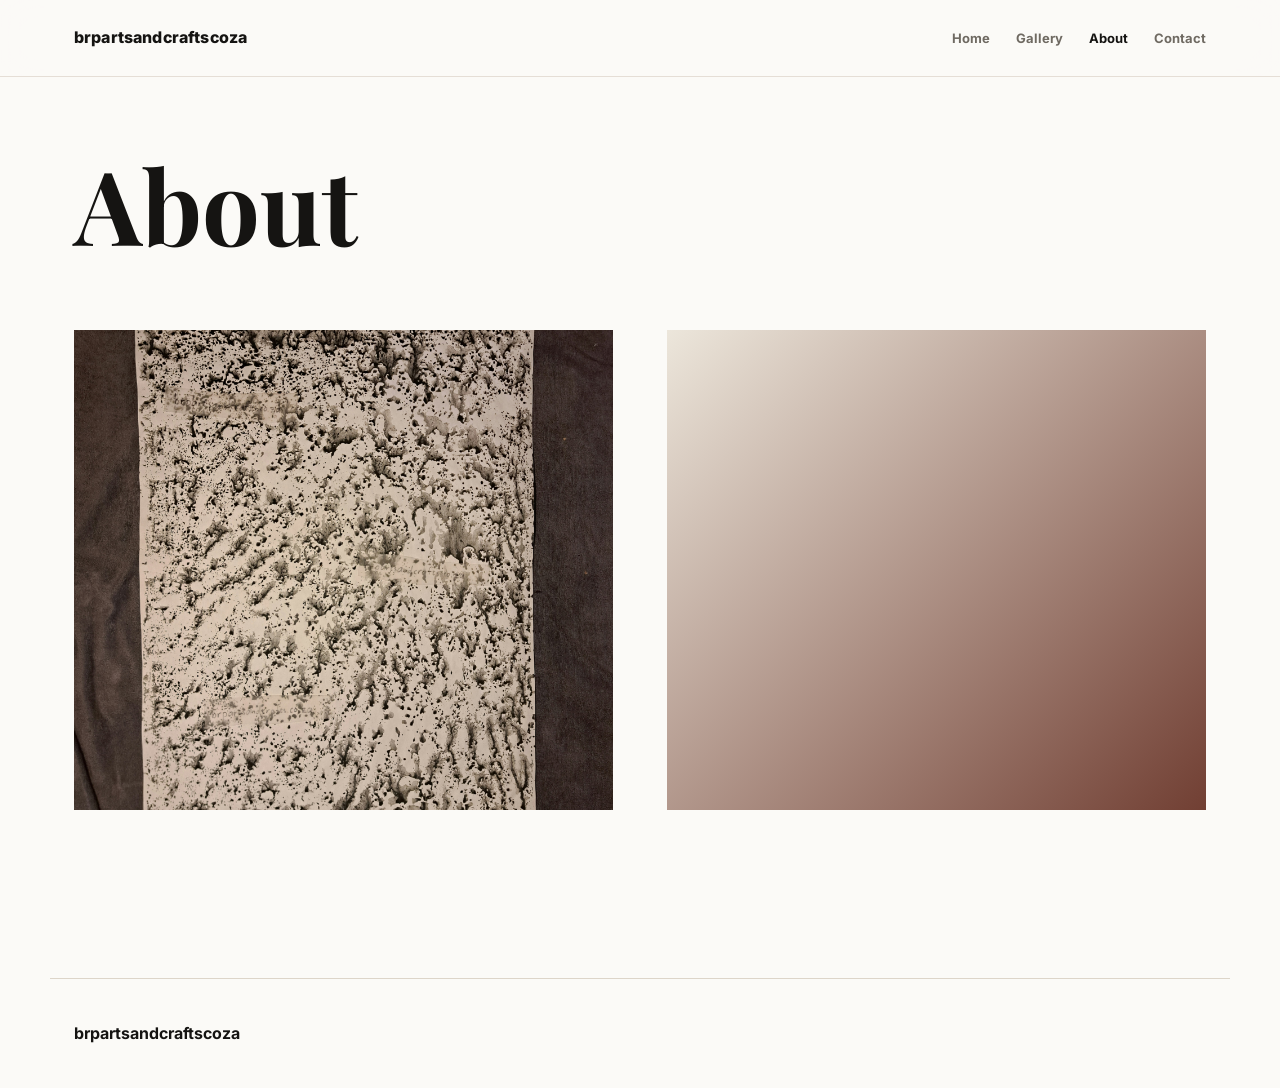
<file: about.html>
<!doctype html>
<html lang="en">
<head>
  <meta charset="utf-8">
  <meta name="viewport" content="width=device-width, initial-scale=1">
  <title>Handmade Monotype Prints | About brpartsandcraftscoza</title>
  <meta name="description" content="Learn about brpartsandcraftscoza and the handmade process behind original black and white abstract monotype prints and contemporary artworks.">
  <link rel="canonical" href="https://gruddry4723.github.io/ArtWebsite/about.html">
  <meta property="og:type" content="profile">
  <meta property="og:site_name" content="brpartsandcraftscoza">
  <meta property="og:title" content="Handmade Monotype Prints | About">
  <meta property="og:description" content="The artist and handmade process behind original abstract monotype prints.">
  <meta property="og:url" content="https://gruddry4723.github.io/ArtWebsite/about.html">
  <meta property="og:image" content="https://gruddry4723.github.io/ArtWebsite/images/home/BenjaminPienaar_Vases_digital_poster3.png">
  <meta property="og:image:alt" content="A grid of expressive abstract vase monotype compositions">
  <meta name="twitter:card" content="summary_large_image">
  <meta name="twitter:title" content="Handmade Monotype Prints | About">
  <meta name="twitter:description" content="The artist and handmade process behind original abstract monotype prints.">
  <meta name="twitter:image" content="https://gruddry4723.github.io/ArtWebsite/images/home/BenjaminPienaar_Vases_digital_poster3.png">
  <meta name="twitter:image:alt" content="A grid of expressive abstract vase monotype compositions">
  <link rel="icon" href="images/logo/favicon.svg" type="image/svg+xml">
  <link rel="preconnect" href="https://fonts.googleapis.com">
  <link rel="preconnect" href="https://fonts.gstatic.com" crossorigin>
  <link href="https://fonts.googleapis.com/css2?family=Inter:wght@400;500;600;700;800&family=Playfair+Display:wght@600;700&display=swap" rel="stylesheet">
  <link rel="stylesheet" href="css/style.css">
  <link rel="stylesheet" href="css/animations.css">
  <link rel="stylesheet" href="css/mobile.css">
</head>
<body data-page="about">
  <a class="skip-link" href="#main">Skip to content</a>
  <header class="site-header">
    <nav class="site-nav" aria-label="Primary navigation">
      <a class="brand" href="index.html"><span>brpartsandcraftscoza</span></a>
      <button class="nav-toggle" data-nav-toggle aria-label="Open menu" aria-expanded="false"><span></span><span></span><span></span></button>
      <div class="nav-links" data-nav-links>
        <a href="index.html">Home</a>
        <a href="gallery.html">Gallery</a>
        <a href="about.html" aria-current="page">About</a>
        <a href="contact.html">Contact</a>
      </div>
    </nav>
  </header>

  <main id="main" class="page">
    <section class="intro reveal">
      <h1>About</h1>
    </section>

    <section class="about-panel reveal">
      <div class="about-image" data-about-image></div>
      <div class="about-image quiet"></div>
    </section>
  </main>

  <footer class="site-footer">
    <strong>brpartsandcraftscoza</strong>
  </footer>

  <script src="js/utils.js?v=20260704"></script>
  <script src="js/csv.js?v=20260704-local-images"></script>
  <script src="js/menu.js"></script>
  <script src="js/main.js?v=20260704"></script>
</body>
</html>
</file>
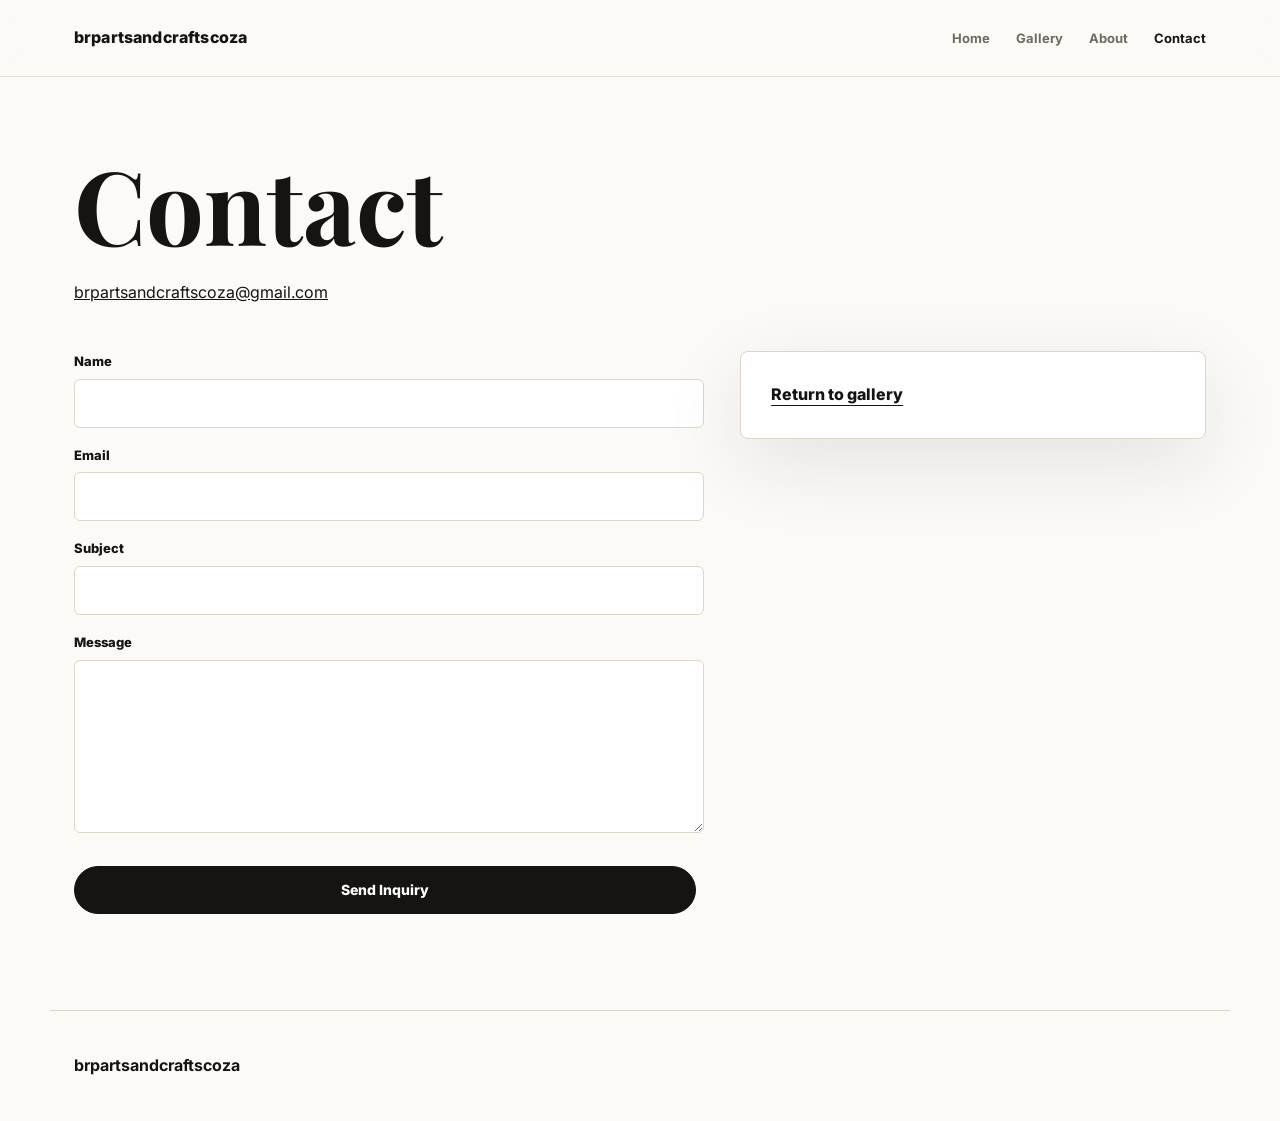
<file: contact.html>
<!doctype html>
<html lang="en">
<head>
  <meta charset="utf-8">
  <meta name="viewport" content="width=device-width, initial-scale=1">
  <title>Contact About Original Monotype Prints | brpartsandcraftscoza</title>
  <meta name="description" content="Contact brpartsandcraftscoza to enquire about available original monotype prints, black and white abstract art, and artworks for interiors or galleries.">
  <link rel="canonical" href="https://gruddry4723.github.io/ArtWebsite/contact.html">
  <meta property="og:type" content="website">
  <meta property="og:site_name" content="brpartsandcraftscoza">
  <meta property="og:title" content="Contact About Original Monotype Prints">
  <meta property="og:description" content="Enquire about available original monotype prints and abstract artworks.">
  <meta property="og:url" content="https://gruddry4723.github.io/ArtWebsite/contact.html">
  <meta property="og:image" content="https://gruddry4723.github.io/ArtWebsite/images/home/BenjaminPienaar_Vases_digital_poster1.png">
  <meta property="og:image:alt" content="A grid of colorful abstract vase monotype compositions">
  <meta name="twitter:card" content="summary_large_image">
  <meta name="twitter:title" content="Contact About Original Monotype Prints">
  <meta name="twitter:description" content="Enquire about available original monotype prints and abstract artworks.">
  <meta name="twitter:image" content="https://gruddry4723.github.io/ArtWebsite/images/home/BenjaminPienaar_Vases_digital_poster1.png">
  <meta name="twitter:image:alt" content="A grid of colorful abstract vase monotype compositions">
  <link rel="icon" href="images/logo/favicon.svg" type="image/svg+xml">
  <link rel="preconnect" href="https://fonts.googleapis.com">
  <link rel="preconnect" href="https://fonts.gstatic.com" crossorigin>
  <link href="https://fonts.googleapis.com/css2?family=Inter:wght@400;500;600;700;800&family=Playfair+Display:wght@600;700&display=swap" rel="stylesheet">
  <link rel="stylesheet" href="css/style.css">
  <link rel="stylesheet" href="css/animations.css">
  <link rel="stylesheet" href="css/mobile.css">
</head>
<body data-page="contact">
  <a class="skip-link" href="#main">Skip to content</a>
  <header class="site-header">
    <nav class="site-nav" aria-label="Primary navigation">
      <a class="brand" href="index.html"><span>brpartsandcraftscoza</span></a>
      <button class="nav-toggle" data-nav-toggle aria-label="Open menu" aria-expanded="false"><span></span><span></span><span></span></button>
      <div class="nav-links" data-nav-links>
        <a href="index.html">Home</a>
        <a href="gallery.html">Gallery</a>
        <a href="about.html">About</a>
        <a href="contact.html" aria-current="page">Contact</a>
      </div>
    </nav>
  </header>

  <main id="main" class="page contact-page">
    <section class="intro reveal">
      <h1>Contact</h1>
      <a href="mailto:brpartsandcraftscoza@gmail.com">brpartsandcraftscoza@gmail.com</a>
    </section>

    <section class="contact-layout reveal">
      <form class="contact-form" action="mailto:brpartsandcraftscoza@gmail.com" method="post" enctype="text/plain">
        <label>Name<input name="name" autocomplete="name" required></label>
        <label>Email<input name="email" type="email" autocomplete="email" required></label>
        <label>Subject<input name="subject" required></label>
        <label>Message<textarea name="message" rows="7" required></textarea></label>
        <button class="button dark" type="submit">Send Inquiry</button>
      </form>
      <aside class="contact-card">
        <a class="text-link" href="gallery.html">Return to gallery</a>
      </aside>
    </section>
  </main>

  <footer class="site-footer">
    <strong>brpartsandcraftscoza</strong>
  </footer>

  <script src="js/utils.js?v=20260704"></script>
  <script src="js/menu.js"></script>
  <script src="js/main.js?v=20260704"></script>
</body>
</html>
</file>
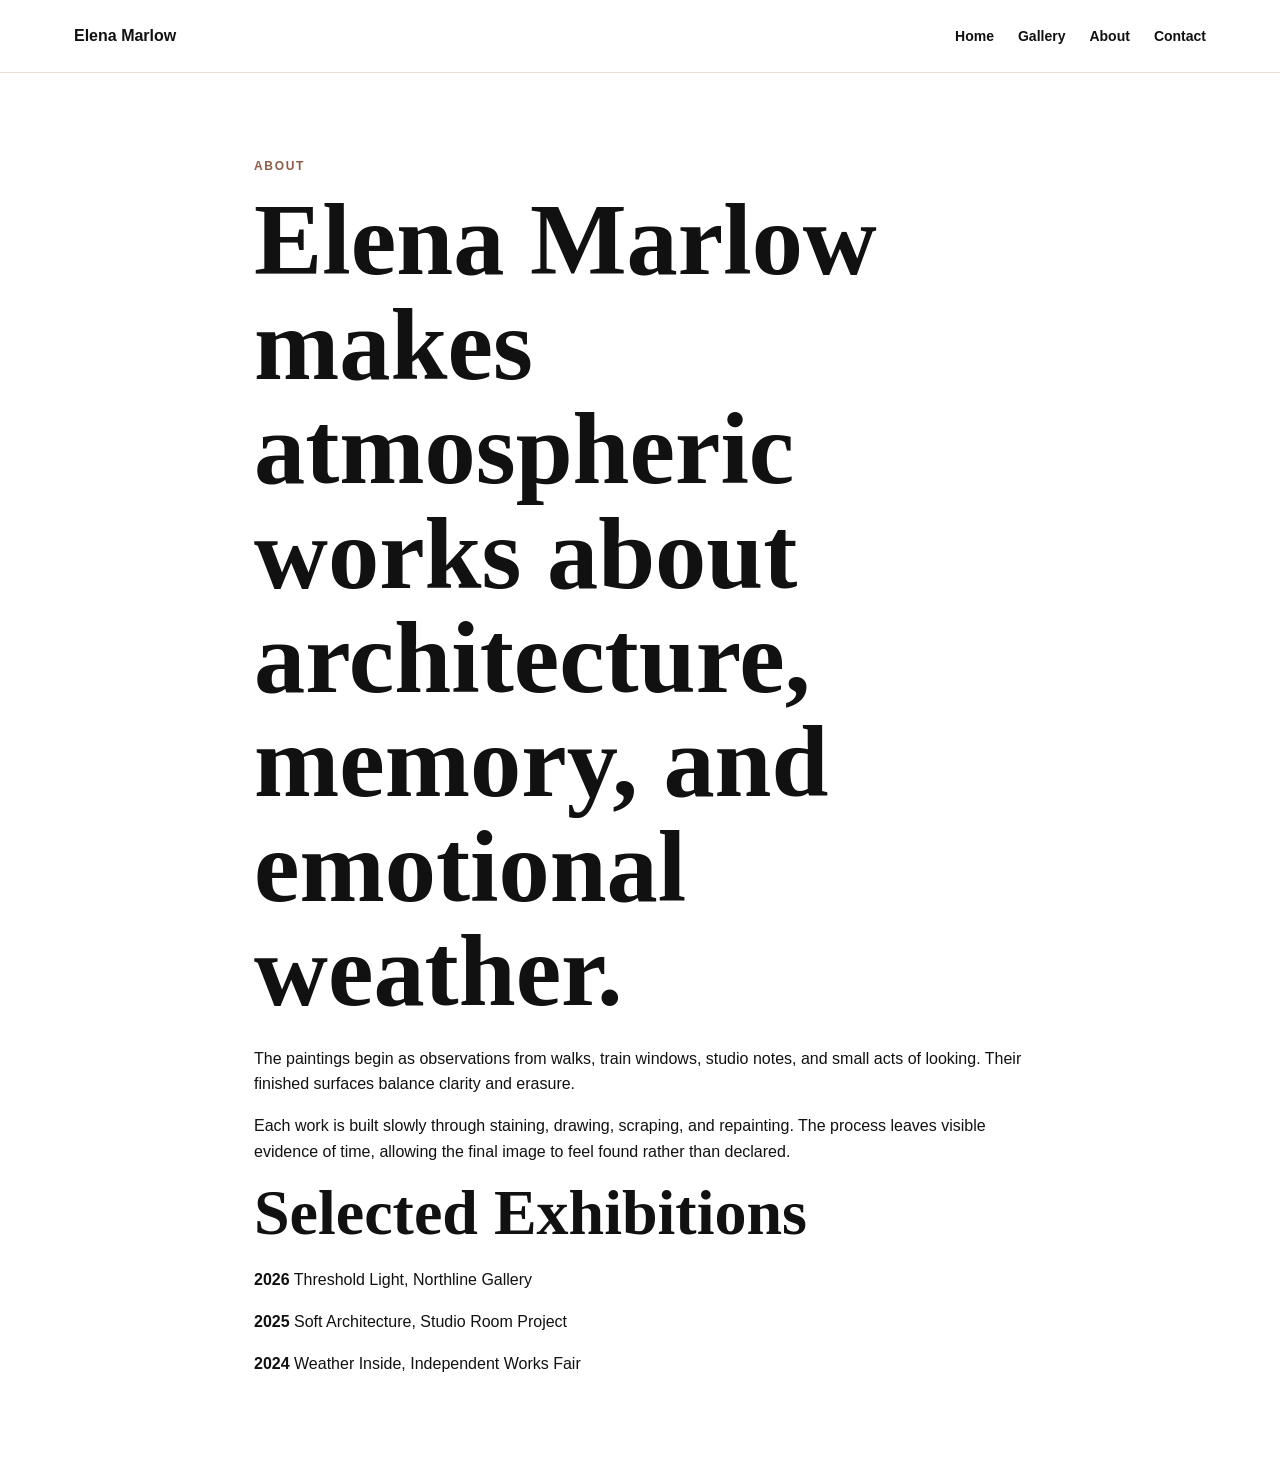
<file: ArtWebsite/about.html>
﻿<!--
==================================================
about.html
Purpose: Artist biography, statement, process, and exhibition information.
==================================================
-->
<!doctype html><html lang="en"><head><meta charset="utf-8"><meta name="viewport" content="width=device-width,initial-scale=1"><title>About | Elena Marlow Studio</title><meta name="description" content="Artist biography and statement."><link rel="stylesheet" href="css/style.css"><link rel="stylesheet" href="css/mobile.css"></head><body><header class="site-header"><nav class="site-nav"><a class="brand" href="index.html">Elena Marlow</a><button class="nav-toggle" data-nav-toggle><span></span><span></span><span></span></button><div class="nav-links" data-nav-links><a href="index.html">Home</a><a href="gallery.html">Gallery</a><a href="about.html">About</a><a href="contact.html">Contact</a></div></nav></header><main class="page narrow reveal"><p class="eyebrow">About</p><h1>Elena Marlow makes atmospheric works about architecture, memory, and emotional weather.</h1><p>The paintings begin as observations from walks, train windows, studio notes, and small acts of looking. Their finished surfaces balance clarity and erasure.</p><p>Each work is built slowly through staining, drawing, scraping, and repainting. The process leaves visible evidence of time, allowing the final image to feel found rather than declared.</p><h2>Selected Exhibitions</h2><p><strong>2026</strong> Threshold Light, Northline Gallery</p><p><strong>2025</strong> Soft Architecture, Studio Room Project</p><p><strong>2024</strong> Weather Inside, Independent Works Fair</p></main><script src="js/menu.js"></script><script src="js/main.js"></script></body></html>
</file>
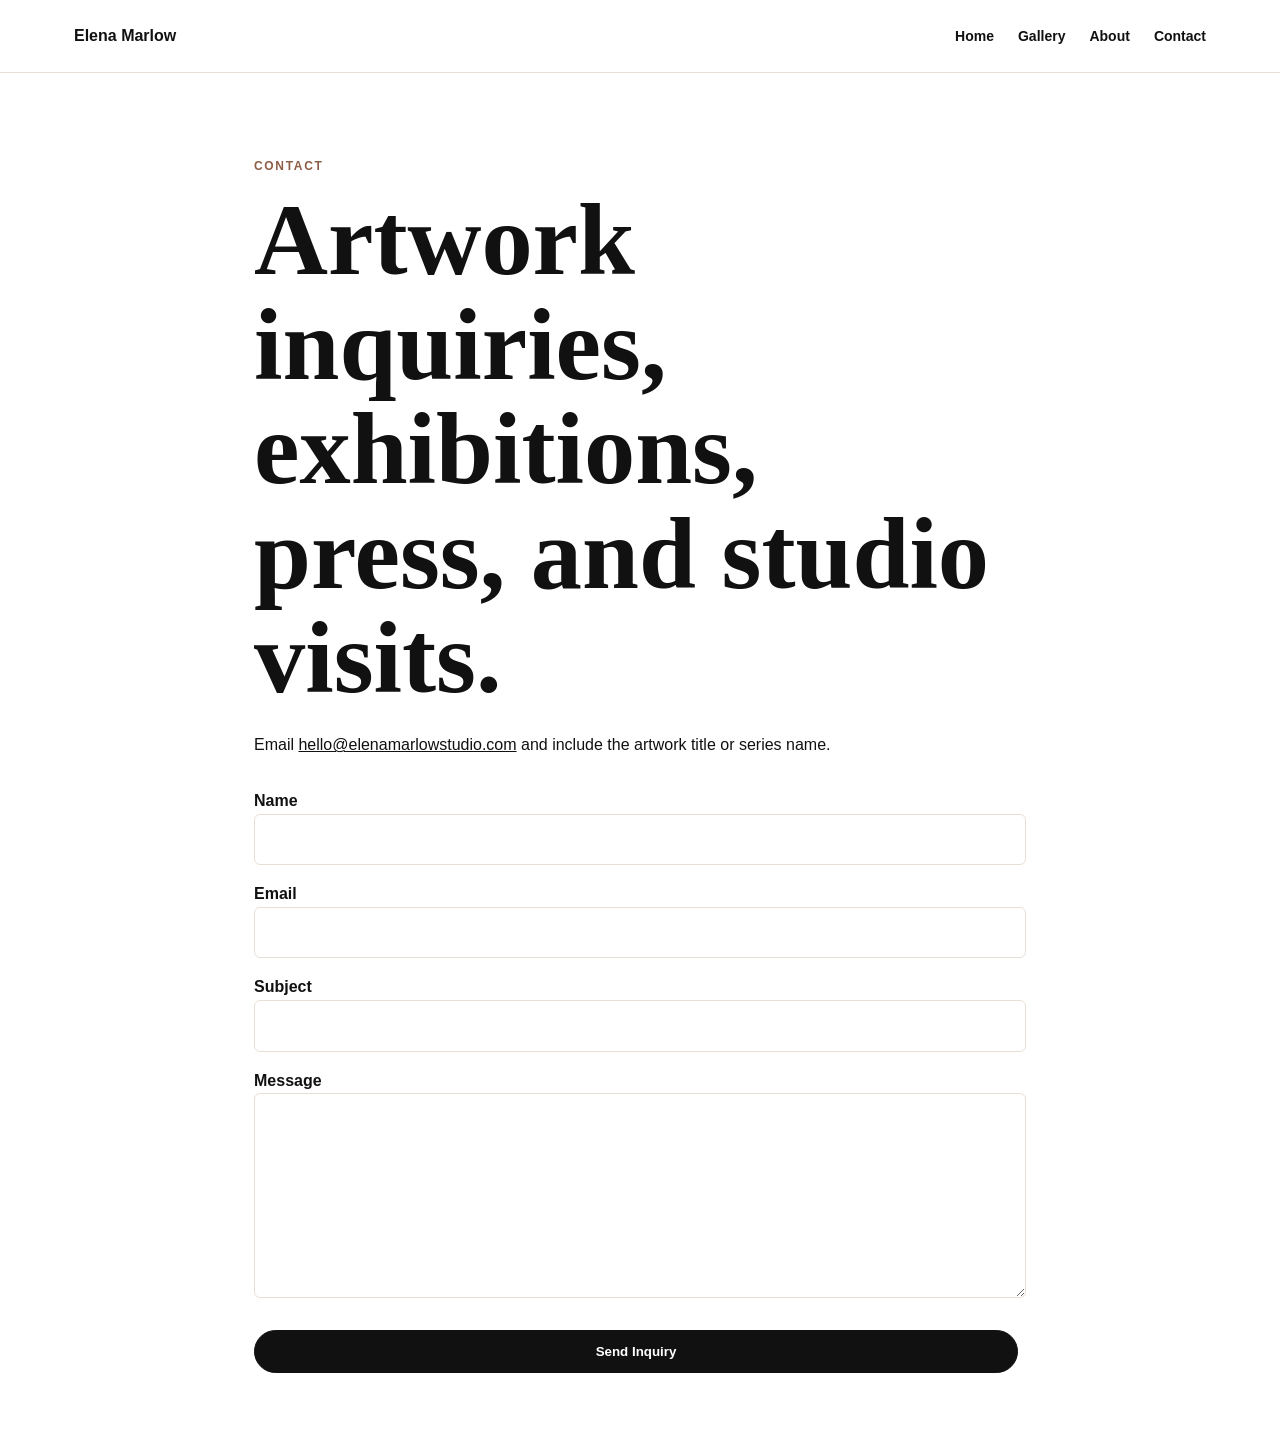
<file: ArtWebsite/contact.html>
﻿<!--
==================================================
contact.html
Purpose: Studio contact page for collectors, curators, and press.
==================================================
-->
<!doctype html><html lang="en"><head><meta charset="utf-8"><meta name="viewport" content="width=device-width,initial-scale=1"><title>Contact | Elena Marlow Studio</title><meta name="description" content="Contact the studio."><link rel="stylesheet" href="css/style.css"><link rel="stylesheet" href="css/mobile.css"></head><body><header class="site-header"><nav class="site-nav"><a class="brand" href="index.html">Elena Marlow</a><button class="nav-toggle" data-nav-toggle><span></span><span></span><span></span></button><div class="nav-links" data-nav-links><a href="index.html">Home</a><a href="gallery.html">Gallery</a><a href="about.html">About</a><a href="contact.html">Contact</a></div></nav></header><main class="page narrow reveal"><p class="eyebrow">Contact</p><h1>Artwork inquiries, exhibitions, press, and studio visits.</h1><p>Email <a href="mailto:hello@elenamarlowstudio.com">hello@elenamarlowstudio.com</a> and include the artwork title or series name.</p><form class="contact-form" action="mailto:hello@elenamarlowstudio.com" method="post" enctype="text/plain"><label>Name<input name="name" required></label><label>Email<input name="email" type="email" required></label><label>Subject<input name="subject" required></label><label>Message<textarea name="message" rows="7" required></textarea></label><button class="button dark">Send Inquiry</button></form></main><script src="js/menu.js"></script><script src="js/main.js"></script></body></html>
</file>
<file: css/style.css>
:root{
  --ink:#151412;
  --muted:#6f6a62;
  --paper:#fbfaf7;
  --surface:#ffffff;
  --soft:#f0ece4;
  --line:#ddd5c9;
  --accent:#6f3328;
  --accent-2:#234943;
  --shadow:0 24px 80px rgba(32,28,22,.10);
  --max:1180px;
  --header:76px;
}
*{box-sizing:border-box}
html{scroll-behavior:smooth}
body{margin:0;font-family:Inter,Arial,sans-serif;color:var(--ink);background:var(--paper);line-height:1.6;text-rendering:optimizeLegibility}
body[data-page="home"]{position:relative;background:transparent}
body[data-page="home"]>main,body[data-page="home"]>.site-header,body[data-page="home"]>.site-footer{position:relative;z-index:1}
.home-background{position:fixed;inset:0;z-index:-1;overflow:hidden;background:#11100f;pointer-events:none}
.home-background-image{position:absolute;top:0;right:0;bottom:0;width:50%;background-position:center;background-repeat:no-repeat;background-size:cover;background-attachment:fixed;opacity:0;animation:home-background-cycle 24s ease-in-out infinite;transform:scale(1.02)}
.home-background-image-1{background-image:url("../images/home/BenjaminPienaar_Vases_digital_poster1.png")}
.home-background-image-2{background-image:url("../images/home/BenjaminPienaar_Vases_digital_poster2.png");animation-delay:8s}
.home-background-image-3{background-image:url("../images/home/BenjaminPienaar_Vases_digital_poster3.png");animation-delay:16s}
@keyframes home-background-cycle{0%{opacity:0;transform:scale(1.02)}8%,33%{opacity:1}41%,100%{opacity:0;transform:scale(1.08)}}
img{max-width:100%;display:block}
a{color:inherit}
button,input,select,textarea{font:inherit}
::selection{background:#d9c8ba;color:var(--ink)}
.skip-link{position:absolute;left:-999px;top:12px;z-index:100;background:var(--surface);padding:10px 14px;border:1px solid var(--line)}
.skip-link:focus{left:12px}
.site-header{position:sticky;top:0;z-index:30;background:rgba(251,250,247,.86);backdrop-filter:blur(18px);border-bottom:1px solid rgba(221,213,201,.72)}
.site-nav{height:var(--header);max-width:var(--max);margin:auto;padding:0 24px;display:flex;align-items:center;justify-content:space-between;gap:24px}
.brand{display:flex;gap:11px;align-items:center;text-decoration:none;font-weight:800;letter-spacing:.01em}
.brand img{width:34px;height:34px}
.nav-links{display:flex;align-items:center;gap:26px}
.nav-links a{text-decoration:none;font-weight:700;font-size:13px;color:var(--muted);transition:color .2s ease}
.nav-links a:hover,.nav-links a[aria-current="page"]{color:var(--ink)}
.nav-toggle{display:none;background:transparent;border:0;padding:8px;cursor:pointer}
.nav-toggle span{display:block;width:25px;height:2px;background:var(--ink);margin:5px 0;transition:transform .2s ease}
.hero{min-height:calc(100vh - var(--header));position:relative;display:grid;align-items:end;padding:10vw 24px 7vw;overflow:hidden;background:rgba(17,16,15,.16);color:#fff}
.hero::after{content:"";position:absolute;inset:0;background:linear-gradient(90deg,rgba(17,16,15,.52) 0 50%,rgba(17,16,15,.08) 50% 100%);pointer-events:none}
.hero-wall{--pointer-x:0px;--pointer-y:0px;position:absolute;top:-6vw;right:50%;bottom:-6vw;left:-6vw;display:grid;grid-template-columns:repeat(3,minmax(130px,1fr));gap:clamp(12px,2vw,28px);opacity:.82;transform:translate3d(var(--pointer-x),var(--pointer-y),0) rotate(-3deg) scale(1.05);transition:transform .18s ease-out;will-change:transform}
.wall-tile{min-height:clamp(230px,34vw,470px);background:var(--soft);overflow:hidden;animation:float 9s ease-in-out infinite;box-shadow:0 14px 40px rgba(0,0,0,.24);transition:transform .45s cubic-bezier(.2,.8,.2,1),box-shadow .45s ease;will-change:transform}
.wall-tile:nth-child(3n+2){transform:translateY(7vw)}
.wall-tile:hover{transform:scale(1.08) rotate(1deg);box-shadow:0 28px 70px rgba(0,0,0,.4);z-index:2}
.wall-tile:nth-child(3n+2):hover{transform:translateY(7vw) scale(1.08) rotate(-1deg)}
.wall-tile img{width:100%;height:100%;object-fit:cover;filter:grayscale(1) contrast(1.1);transition:transform .65s cubic-bezier(.2,.8,.2,1),filter .65s ease}
.wall-tile:hover img{transform:scale(1.12);filter:grayscale(.2) contrast(1.06)}
.hero-copy{position:relative;z-index:1;max-width:var(--max);width:100%;margin:0 auto}
.hero-copy>*{max-width:820px}
.hero-copy.image-only{align-self:start;padding-top:8px}
.hero-copy.image-only{width:50%;margin-left:0;padding-left:clamp(8px,3vw,46px)}
.hero p{font-size:17px;max-width:650px;color:rgba(255,255,255,.82)}
.eyebrow{text-transform:uppercase;letter-spacing:.14em;font-size:12px;font-weight:800;color:var(--accent)}
.hero .eyebrow{color:#e7d7c8}
h1,h2{font-family:"Playfair Display",Georgia,serif;line-height:1.04;margin:0 0 22px;font-weight:700;letter-spacing:0}
h1{font-size:clamp(46px,8vw,106px)}
h2{font-size:clamp(31px,5vw,62px)}
h3{font-size:19px;line-height:1.25;margin:0 0 6px}
p{margin:0 0 16px}
.button{display:inline-flex;align-items:center;justify-content:center;min-height:46px;margin:10px 8px 0 0;padding:12px 20px;border:1px solid var(--ink);border-radius:999px;text-decoration:none;font-weight:800;font-size:14px;transition:transform .22s ease,background .22s ease,color .22s ease,border-color .22s ease}
.button:hover{transform:translateY(-2px)}
.dark{background:var(--ink);color:#fff}
.light{background:var(--surface);color:var(--ink)}
.hero .button{border-color:rgba(255,255,255,.72)}
.hero .light{background:rgba(255,255,255,.12);color:#fff}
.text-link{font-weight:800;text-underline-offset:5px;text-decoration-thickness:1px}
.section{padding:96px 24px;max-width:var(--max);margin:auto}
body[data-page="home"] .section,body[data-page="home"] .statement,body[data-page="home"] .site-footer{background:rgba(251,250,247,.9);backdrop-filter:blur(12px)}
.section-intro{padding-bottom:64px}
.section-intro h1{max-width:980px;font-size:clamp(38px,6vw,76px)}
.home-intro{max-width:780px;margin-bottom:58px;font-size:clamp(17px,2vw,21px);color:var(--muted)}
.section-heading{max-width:760px;margin-bottom:34px}
.soft{max-width:none;background:var(--soft)}
.soft>*{max-width:var(--max);margin-left:auto;margin-right:auto}
.statement{padding:106px 24px;max-width:980px;margin:auto;text-align:center}
.statement h2{font-size:clamp(28px,4vw,52px)}
.artwork-grid,.series-grid{display:grid;grid-template-columns:repeat(auto-fit,minmax(230px,1fr));gap:26px}
.card{border:1px solid var(--line);background:var(--surface);border-radius:8px;overflow:hidden;box-shadow:0 1px 0 rgba(0,0,0,.03);text-decoration:none;transition:transform .22s ease,box-shadow .22s ease,border-color .22s ease}
.card:hover{transform:translateY(-4px);box-shadow:var(--shadow);border-color:#cfc4b6}
.card figure{margin:0;aspect-ratio:4/5;background:var(--soft);overflow:hidden}
.card img{width:100%;height:100%;object-fit:cover;transition:transform .5s ease,filter .5s ease}
.card:hover img{transform:scale(1.035);filter:saturate(.96) contrast(1.03)}
.card-body{padding:18px}
.card-body p:last-child{margin-bottom:0}
.muted{color:var(--muted)}
.page{max-width:var(--max);margin:auto;padding:74px 24px 96px}
.narrow{max-width:820px}
.intro{max-width:820px;margin-bottom:46px}
.intro p:not(.eyebrow){font-size:17px;color:var(--muted)}
.split-intro{display:grid;grid-template-columns:1.1fr .9fr;gap:42px;align-items:end;max-width:var(--max)}
.about-panel{display:grid;grid-template-columns:1fr 1fr;gap:54px;align-items:center;margin:72px 0}
.about-panel.reverse .about-image{order:2}
.about-image{min-height:480px;background:linear-gradient(135deg,#d8cabc,#354f4a);position:relative;overflow:hidden}
.about-image img{width:100%;height:100%;object-fit:cover;position:absolute;inset:0}
.about-image.quiet{background:linear-gradient(135deg,#ece6db,#713f33)}
.contact-page .intro{max-width:760px}
.contact-layout{display:grid;grid-template-columns:minmax(0,1.15fr) minmax(290px,.85fr);gap:36px;align-items:start}
.contact-form{display:grid;gap:17px;margin:0}
.contact-form label,.filters label{font-weight:800;font-size:13px;color:var(--ink)}
input,select,textarea{width:100%;margin-top:7px;padding:13px 12px;border:1px solid var(--line);border-radius:6px;background:var(--surface);color:var(--ink)}
input:focus,select:focus,textarea:focus,button:focus-visible,a:focus-visible{outline:2px solid var(--accent-2);outline-offset:3px}
.contact-card{border:1px solid var(--line);background:var(--surface);border-radius:8px;padding:30px;box-shadow:var(--shadow)}
.placeholder-image{width:100%;height:100%;min-height:220px;display:grid;place-items:center;background:linear-gradient(135deg,#eee0d2,#566c74);color:#fff;font-weight:800;text-align:center;padding:20px}
.site-footer{border-top:1px solid var(--line);padding:42px 24px;display:flex;justify-content:space-between;gap:20px;max-width:var(--max);margin:auto;color:var(--muted)}
.site-footer strong{color:var(--ink)}
.not-found{min-height:70vh;display:grid;align-content:center}
</file>
<file: css/animations.css>
.reveal{opacity:0;transform:translateY(22px);transition:opacity .75s ease,transform .75s ease}
.reveal.visible{opacity:1;transform:none}
.card.reveal{transition:opacity .75s ease,transform .75s ease,box-shadow .22s ease,border-color .22s ease}
body:not(.loaded){cursor:progress}
body::before{content:"";position:fixed;inset:0;background:var(--paper);z-index:100;pointer-events:none;opacity:0;transition:opacity .38s ease}
body:not(.loaded)::before{opacity:1}
@keyframes float{50%{transform:translateY(-18px)}}
@media(prefers-reduced-motion:reduce){
  *{animation:none!important;transition:none!important;scroll-behavior:auto!important}
  .reveal{opacity:1;transform:none}
  body::before{display:none}
}
</file>
<file: css/mobile.css>
@media(max-width:900px){
  :root{--header:70px}
  .site-nav{padding:0 18px}
  .nav-toggle{display:block}
  .nav-links{position:absolute;top:var(--header);left:0;right:0;background:rgba(251,250,247,.98);border-bottom:1px solid var(--line);display:none;flex-direction:column;align-items:flex-start;padding:20px 24px;box-shadow:0 18px 36px rgba(32,28,22,.08)}
  .nav-links.open{display:flex}
  .hero{min-height:86vh;padding:96px 20px 54px}
  .hero-wall{grid-template-columns:repeat(3,1fr);gap:10px;opacity:.5}
  .wall-tile{min-height:170px}
  .gallery-layout,.artwork-detail,.featured-card,.split-intro,.about-panel,.contact-layout{grid-template-columns:1fr}
  .about-panel.reverse .about-image{order:0}
  .about-image{min-height:360px}
  .filters,.artwork-copy{position:static}
  .toolbar{display:block}
  .sort-label{margin-top:14px;align-items:flex-start;flex-direction:column}
  .sort-label select{width:100%}
  .meta,.artwork-nav{grid-template-columns:1fr}
  .section,.page{padding-left:18px;padding-right:18px}
  .section{padding-top:76px;padding-bottom:76px}
  .site-footer{display:block}
  h1{font-size:44px}
  h2{font-size:34px}
}
@media(max-width:520px){
  .brand span{font-size:14px}
  .hero-copy .button,.contact-form .button{width:100%;margin-right:0}
  .artwork-grid,.series-grid{grid-template-columns:1fr}
  .card-body{padding:16px}
}
</file>
<file: ArtWebsite/css/style.css>
﻿/*
==================================================
style.css
Purpose: Main typography, layout, navigation, cards, footer, and shared visual system.
==================================================
*/
:root{--ink:#111;--muted:#666;--paper:#fff;--soft:#f6f2ec;--line:#e7dfd6;--accent:#8d5d45;--shadow:0 18px 60px rgba(0,0,0,.08)}*{box-sizing:border-box}html{scroll-behavior:smooth}body{margin:0;font-family:Inter,Arial,sans-serif;color:var(--ink);background:var(--paper);line-height:1.6}img{max-width:100%;display:block}a{color:inherit}.skip-link{position:absolute;left:-999px}.skip-link:focus{left:12px;top:12px;background:#fff;padding:10px;z-index:99}.site-header{position:sticky;top:0;z-index:20;background:rgba(255,255,255,.9);backdrop-filter:blur(18px);border-bottom:1px solid var(--line)}.site-nav{height:72px;max-width:1180px;margin:auto;padding:0 24px;display:flex;align-items:center;justify-content:space-between}.brand{display:flex;gap:10px;align-items:center;text-decoration:none;font-weight:800}.brand img{width:34px;height:34px}.nav-links{display:flex;gap:24px}.nav-links a{text-decoration:none;font-weight:700;font-size:14px}.nav-toggle{display:none;background:none;border:0}.nav-toggle span{display:block;width:25px;height:2px;background:#111;margin:5px}.hero{min-height:calc(100vh - 72px);position:relative;display:grid;align-items:end;padding:8vw;overflow:hidden}.hero-wall{position:absolute;inset:0;display:grid;grid-template-columns:repeat(6,1fr);gap:14px;opacity:.24;transform:rotate(-4deg) scale(1.12)}.wall-tile{min-height:190px;background:linear-gradient(135deg,#d8c4b2,#52656b);animation:float 8s ease-in-out infinite}.hero-copy{position:relative;max-width:850px}.eyebrow{text-transform:uppercase;letter-spacing:.14em;font-size:12px;font-weight:800;color:var(--accent)}h1,h2{font-family:"Playfair Display",Georgia,serif;line-height:1.02;margin:0 0 22px}h1{font-size:clamp(48px,8vw,108px)}h2{font-size:clamp(34px,5vw,64px)}.hero p{font-size:20px;max-width:660px}.button{display:inline-flex;align-items:center;justify-content:center;margin:8px 8px 0 0;padding:13px 20px;border:1px solid #111;border-radius:999px;text-decoration:none;font-weight:800;transition:.2s}.button:hover{transform:translateY(-2px)}.dark{background:#111;color:#fff}.light{background:#fff;color:#111}.section{padding:92px 24px;max-width:1180px;margin:auto}.soft{max-width:none;background:var(--soft)}.soft>*{max-width:1180px;margin-left:auto;margin-right:auto}.statement{padding:92px 24px;max-width:900px;margin:auto}.artwork-grid,.series-grid{display:grid;grid-template-columns:repeat(auto-fit,minmax(230px,1fr));gap:24px}.card{border:1px solid var(--line);background:#fff;border-radius:8px;overflow:hidden;box-shadow:var(--shadow);text-decoration:none}.card figure{margin:0;aspect-ratio:4/5;background:var(--soft);overflow:hidden}.card img{width:100%;height:100%;object-fit:cover;transition:.4s}.card:hover img{transform:scale(1.04)}.card-body{padding:18px}.card h3{margin:0 0 4px}.muted{color:var(--muted)}.page{max-width:1180px;margin:auto;padding:72px 24px}.narrow{max-width:820px}.contact-form{display:grid;gap:16px;margin-top:30px}.contact-form label{font-weight:700}input,select,textarea{width:100%;padding:12px;border:1px solid var(--line);border-radius:6px;background:#fff;font:inherit}.placeholder-image{width:100%;height:100%;display:grid;place-items:center;background:linear-gradient(135deg,#eee0d2,#566c74);color:#fff;font-weight:800;text-align:center;padding:20px}footer{border-top:1px solid var(--line);padding:44px 24px;display:flex;justify-content:space-between;gap:20px}
</file>
<file: ArtWebsite/css/mobile.css>
﻿/*
==================================================
mobile.css
Purpose: Responsive tablet and phone layout rules.
==================================================
*/
@media(max-width:820px){.nav-toggle{display:block}.nav-links{position:absolute;top:72px;left:0;right:0;background:#fff;border-bottom:1px solid var(--line);display:none;flex-direction:column;padding:20px 24px}.nav-links.open{display:flex}.hero{padding:96px 22px}.hero-wall{grid-template-columns:repeat(3,1fr)}.gallery-layout,.artwork-detail,.featured-card{grid-template-columns:1fr}.filters{position:static}.toolbar{display:block}.meta{grid-template-columns:1fr}.section,.page{padding-left:18px;padding-right:18px}footer{display:block}h1{font-size:46px}}
</file>
